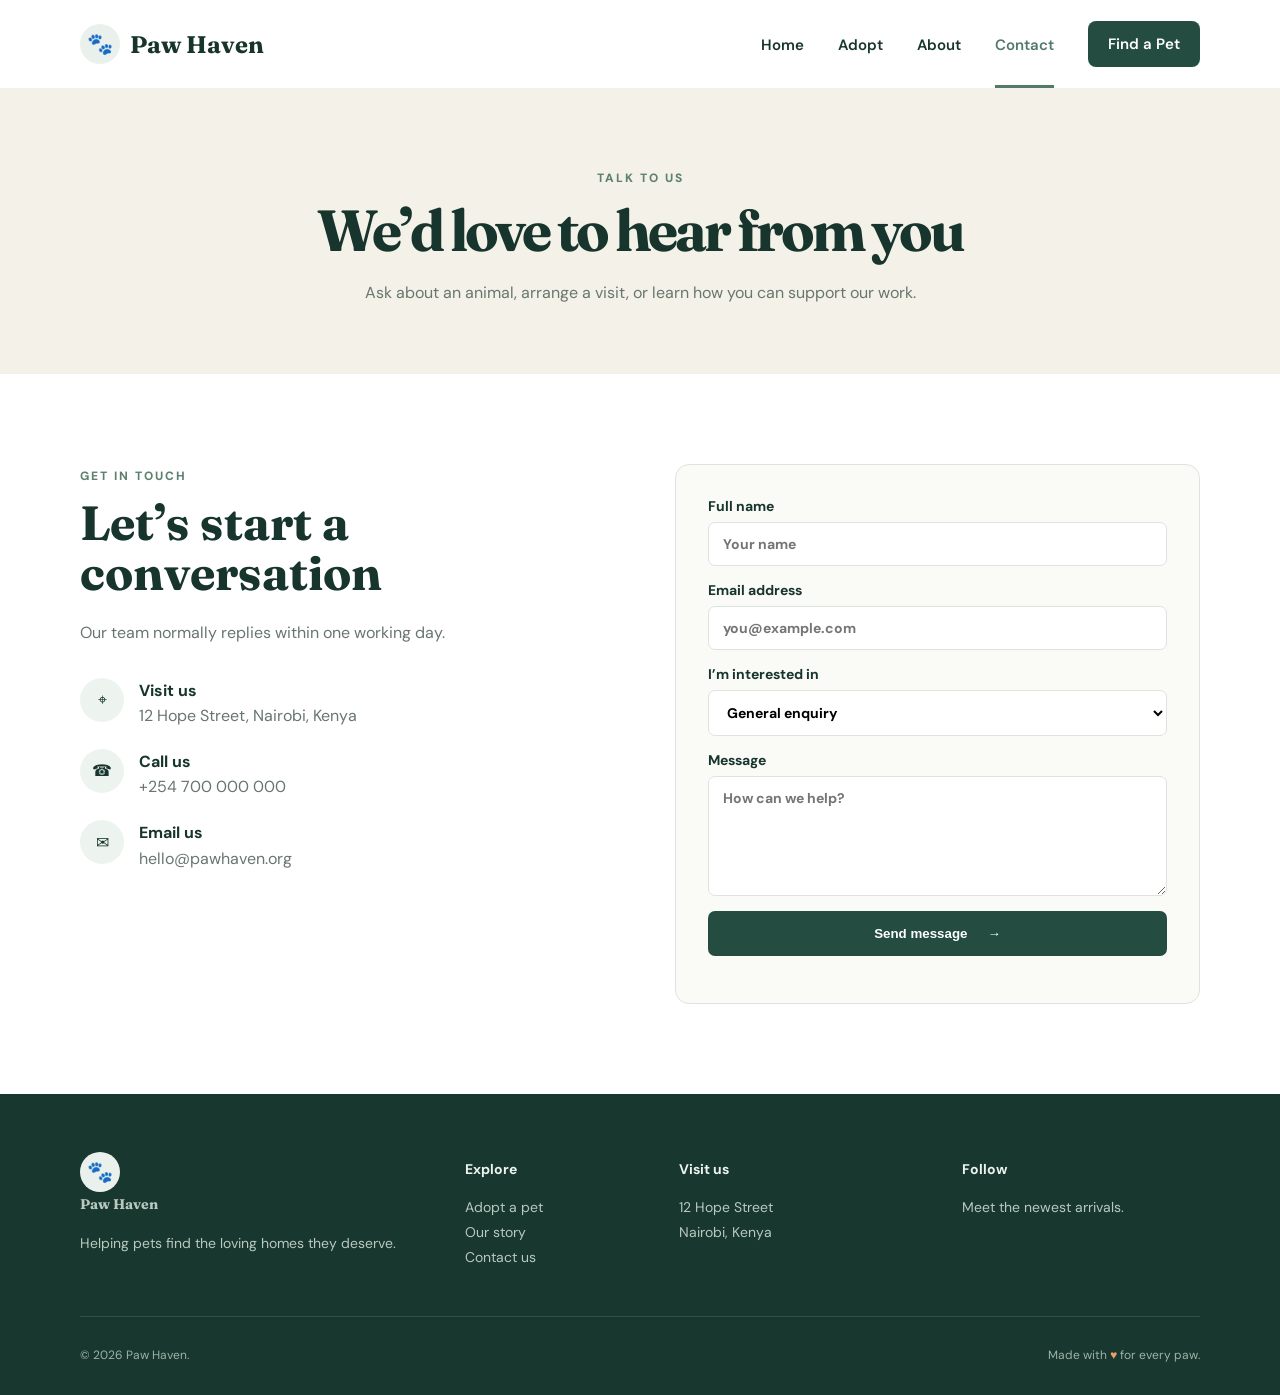
<file: contact.html>
<!DOCTYPE html>
<html lang="en">
<head>
  <meta charset="UTF-8"><meta name="viewport" content="width=device-width, initial-scale=1.0">
  <title>Contact Us | Paw Haven</title>
  <link rel="preconnect" href="https://fonts.googleapis.com"><link rel="preconnect" href="https://fonts.gstatic.com" crossorigin>
  <link href="https://fonts.googleapis.com/css2?family=DM+Sans:wght@400;500;600;700&family=Fraunces:opsz,wght@9..144,700&display=swap" rel="stylesheet">
  <link rel="stylesheet" href="css/style.css">
</head>
<body>
  <header class="site-header"><div class="container nav-wrap"><a class="brand" href="index.html"><span class="brand-mark">🐾</span><span>Paw Haven</span></a><button class="menu-toggle" type="button" aria-expanded="false" aria-controls="main-nav">☰</button><nav id="main-nav" class="main-nav"><a href="index.html">Home</a><a href="adopt.html">Adopt</a><a href="about.html">About</a><a class="active" href="contact.html">Contact</a><a class="nav-cta" href="adopt.html">Find a Pet</a></nav></div></header>
  <main>
    <section class="page-hero"><div class="container"><span class="eyebrow">Talk to us</span><h1>We’d love to hear from you</h1><p>Ask about an animal, arrange a visit, or learn how you can support our work.</p></div></section>
    <section class="section"><div class="container contact-grid">
      <div><span class="eyebrow">Get in touch</span><h2 style="font-size:48px;margin-bottom:20px">Let’s start a conversation</h2><p style="color:var(--muted);line-height:1.8;margin-bottom:30px">Our team normally replies within one working day.</p><div class="contact-details">
        <div class="contact-item"><span>⌖</span><p><strong>Visit us</strong><br>12 Hope Street, Nairobi, Kenya</p></div>
        <div class="contact-item"><span>☎</span><p><strong>Call us</strong><br><a href="tel:+254700000000">+254 700 000 000</a></p></div>
        <div class="contact-item"><span>✉</span><p><strong>Email us</strong><br><a href="mailto:hello@pawhaven.org">hello@pawhaven.org</a></p></div>
      </div></div>
      <form class="contact-form" id="contact-form">
        <label>Full name<input type="text" name="name" required placeholder="Your name"></label>
        <label>Email address<input type="email" name="email" required placeholder="you@example.com"></label>
        <label>I’m interested in<select id="pet" name="pet"><option value="">General enquiry</option><option>Buddy</option><option>Luna</option><option>Max</option><option>Coco</option><option>Milo</option><option>Daisy</option></select></label>
        <label>Message<textarea name="message" required placeholder="How can we help?"></textarea></label>
        <button class="btn btn-primary" type="submit">Send message <span>→</span></button><p class="form-status" aria-live="polite"></p>
      </form>
    </div></section>
  </main>
  <footer class="site-footer"><div class="container footer-grid"><div><a class="brand footer-brand" href="index.html"><span class="brand-mark">🐾</span><span>Paw Haven</span></a><p>Helping pets find the loving homes they deserve.</p></div><div><h3>Explore</h3><a href="adopt.html">Adopt a pet</a><a href="about.html">Our story</a><a href="contact.html">Contact us</a></div><div><h3>Visit us</h3><p>12 Hope Street<br>Nairobi, Kenya</p></div><div><h3>Follow</h3><p>Meet the newest arrivals.</p></div></div><div class="container footer-bottom"><p>© 2026 Paw Haven.</p><p>Made with <span>♥</span> for every paw.</p></div></footer>
  <script src="js/script.js"></script>
</body>
</html>
</file>
<file: css/style.css>
:root {
  --ink: #17352d;
  --green: #244c40;
  --sage: #91a798;
  --cream: #f7f3ea;
  --orange: #ef9c70;
  --white: #fff;
  --muted: #68766f;
  --line: #dde4de;
  --shadow: 0 18px 50px rgba(36, 76, 64, .10);
}
* { box-sizing: border-box; }
html { scroll-behavior: smooth; }
body { margin: 0; font-family: "DM Sans", sans-serif; color: var(--ink); background: var(--white); }
img { max-width: 100%; display: block; }
a { color: inherit; text-decoration: none; }
.container { width: min(1120px, calc(100% - 48px)); margin-inline: auto; }
.site-header { height: 88px; display: flex; align-items: center; background: rgba(255,255,255,.96); position: relative; z-index: 20; }
.nav-wrap { display: flex; align-items: center; justify-content: space-between; }
.brand { display: inline-flex; align-items: center; gap: 10px; font-family: "Fraunces", serif; font-size: 24px; font-weight: 700; }
.brand-mark { width: 40px; height: 40px; display: grid; place-items: center; border-radius: 50%; background: #eaf1ec; font-family: sans-serif; font-size: 21px; }
.main-nav { display: flex; align-items: center; gap: 34px; font-size: 15px; font-weight: 600; }
.main-nav a { padding: 34px 0 30px; border-bottom: 3px solid transparent; }
.main-nav a.active { color: #537a69; border-color: #537a69; }
.main-nav .nav-cta { padding: 13px 20px; border: 0; border-radius: 8px; color: white; background: var(--green); }
.menu-toggle { display: none; border: 0; background: none; font-size: 24px; color: var(--ink); }
.hero { min-height: 590px; background: linear-gradient(135deg, #f4f0e5 0%, #edf1e8 100%); overflow: hidden; }
.hero-grid { min-height: 590px; display: grid; grid-template-columns: 48% 52%; align-items: center; }
.hero-copy { padding: 60px 0 70px; position: relative; z-index: 3; }
.eyebrow { display: inline-block; margin-bottom: 14px; color: #5d806f; font-size: 12px; font-weight: 800; letter-spacing: 2px; text-transform: uppercase; }
h1, h2 { margin: 0; font-family: "Fraunces", serif; line-height: 1.05; }
h1 { max-width: 560px; font-size: clamp(52px, 6vw, 78px); letter-spacing: -3px; }
h1 em { display: block; color: #6e927f; font-style: italic; }
.hero-copy > p { max-width: 510px; margin: 24px 0 30px; color: var(--muted); font-size: 18px; line-height: 1.7; }
.hero-actions { display: flex; align-items: center; gap: 28px; }
.btn { display: inline-flex; align-items: center; justify-content: center; gap: 20px; border: 0; border-radius: 7px; padding: 15px 22px; font-weight: 700; cursor: pointer; transition: .2s ease; }
.btn-primary { background: var(--green); color: white; }
.btn-primary:hover { background: #17352d; transform: translateY(-2px); }
.text-link { font-weight: 700; border-bottom: 1px solid #9dafA3; padding: 7px 0 5px; }
.trust-row { display: flex; align-items: center; gap: 13px; margin-top: 38px; }
.avatars { display: flex; }
.avatars img { width: 38px; height: 38px; border: 3px solid #f4f0e5; border-radius: 50%; object-fit: cover; margin-left: -8px; }
.avatars img:first-child { margin-left: 0; }
.trust-row p { margin: 0; color: var(--muted); font-size: 13px; line-height: 1.25; }
.trust-row strong { color: var(--ink); font-size: 16px; }
.hero-visual { height: 590px; position: relative; align-self: end; }
.hero-shape { position: absolute; width: 520px; height: 520px; right: -15px; bottom: -70px; border-radius: 50% 50% 8% 50%; background: #cbd8cd; transform: rotate(-5deg); }
.hero-dog { position: absolute; width: 480px; height: 530px; right: 18px; bottom: 0; border-radius: 48% 48% 0 0; object-fit: cover; object-position: 52% center; filter: saturate(.88); }
.floating-card { position: absolute; z-index: 4; display: flex; align-items: center; gap: 10px; min-width: 180px; padding: 12px 14px; background: rgba(255,255,255,.94); border-radius: 10px; box-shadow: var(--shadow); }
.floating-card p { margin: 0; font-size: 13px; line-height: 1.35; }
.floating-card small { color: var(--muted); }
.float-icon { width: 38px; height: 38px; display: grid; place-items: center; border-radius: 50%; background: #edf3ef; color: #5e8b73; font-size: 18px; }
.float-icon.orange { background: #fdf0e7; color: #d9855a; }
.card-left { left: 5px; bottom: 82px; }
.card-right { right: -30px; top: 142px; }
.section { padding: 90px 0; }
.section-heading h2 { font-size: clamp(38px, 5vw, 52px); }
.centered { text-align: center; }
.intro { background: white; }
.category-grid { display: grid; grid-template-columns: repeat(3, 1fr); gap: 22px; margin-top: 42px; }
.category-card { height: 260px; position: relative; overflow: hidden; border-radius: 14px; background: #ddd; }
.category-card::after { content: ""; position: absolute; inset: 0; background: linear-gradient(transparent 45%, rgba(15,40,32,.78)); }
.category-card img { width: 100%; height: 100%; object-fit: cover; transition: transform .45s ease; }
.category-card:hover img { transform: scale(1.04); }
.category-card > span { position: absolute; z-index: 2; left: 24px; bottom: 22px; display: flex; flex-direction: column; color: white; }
.category-card strong { font-family: "Fraunces", serif; font-size: 27px; }
.category-card small { margin-top: 3px; opacity: .85; }
.featured { background: #faf9f5; }
.row-heading { display: flex; align-items: end; justify-content: space-between; margin-bottom: 38px; }
.pet-grid { display: grid; grid-template-columns: repeat(4, 1fr); gap: 18px; }
.pet-card { overflow: hidden; border: 1px solid #edf0ec; border-radius: 12px; background: white; transition: .25s ease; }
.pet-card:hover { transform: translateY(-5px); box-shadow: var(--shadow); }
.pet-photo { height: 220px; width: 100%; object-fit: cover; }
.pet-info { padding: 17px; }
.pet-info h3 { margin: 0 0 7px; font-family: "Fraunces", serif; font-size: 22px; }
.pet-meta { display: flex; gap: 8px; color: var(--muted); font-size: 13px; }
.pet-meta span + span::before { content: "•"; margin-right: 8px; }
.cta-section { padding: 70px 0; background: white; }
.cta-card { display: flex; align-items: center; justify-content: space-between; min-height: 230px; padding: 48px 58px; border-radius: 18px; color: white; background: var(--green); }
.cta-card h2 { font-size: 42px; }
.cta-card p { color: #dce7df; }
.cta-card .eyebrow { color: #b7ccbf; }
.btn-light { background: white; color: var(--ink); }
.site-footer { padding: 58px 0 20px; background: #18372e; color: #edf4ef; }
.footer-grid { display: grid; grid-template-columns: 2fr 1fr 1.4fr 1.4fr; gap: 45px; }
.footer-brand { color: white; }
.footer-grid h3 { margin: 8px 0 17px; font-size: 14px; }
.footer-grid p, .footer-grid a { color: #b9c9c0; font-size: 14px; line-height: 1.8; }
.footer-grid > div > a { display: block; }
.footer-bottom { display: flex; justify-content: space-between; margin-top: 45px; padding-top: 18px; border-top: 1px solid rgba(255,255,255,.12); color: #9fb2a7; font-size: 12px; }
.footer-bottom span { color: var(--orange); }

.page-hero { padding: 78px 0 68px; text-align: center; background: #f3f1e8; }
.page-hero h1 { max-width: none; font-size: 58px; }
.page-hero p { max-width: 600px; margin: 18px auto 0; color: var(--muted); line-height: 1.7; }
.adopt-controls { display: flex; align-items: center; justify-content: space-between; margin-bottom: 32px; }
.filter-pills { display: flex; gap: 8px; }
.filter-pill { padding: 10px 16px; border: 1px solid var(--line); border-radius: 30px; background: white; cursor: pointer; font-weight: 700; }
.filter-pill.active { border-color: var(--green); background: var(--green); color: white; }
.adopt-grid { grid-template-columns: repeat(3, 1fr); }
.adopt-grid .pet-photo { height: 280px; }
.adopt-grid .pet-info { display: grid; }
.adopt-grid .adopt-btn { margin-top: 15px; padding: 11px; border: 1px solid var(--green); border-radius: 6px; text-align: center; font-weight: 700; }
.story-grid { display: grid; grid-template-columns: 1fr 1fr; gap: 70px; align-items: center; }
.story-grid img { height: 480px; width: 100%; border-radius: 16px; object-fit: cover; }
.story-copy h2 { font-size: 48px; margin-bottom: 20px; }
.story-copy p { color: var(--muted); line-height: 1.8; }
.values-grid { display: grid; grid-template-columns: repeat(3, 1fr); gap: 20px; margin-top: 38px; }
.value-card { padding: 30px; border: 1px solid var(--line); border-radius: 12px; }
.value-card span { font-size: 28px; }
.value-card h3 { margin: 15px 0 8px; }
.value-card p { color: var(--muted); line-height: 1.7; }
.contact-grid { display: grid; grid-template-columns: 1fr 1fr; gap: 70px; }
.contact-details { display: grid; gap: 20px; }
.contact-item { display: flex; gap: 15px; }
.contact-item span { width: 44px; height: 44px; display: grid; place-items: center; border-radius: 50%; background: #edf3ef; }
.contact-item p { margin: 0; color: var(--muted); line-height: 1.6; }
.contact-item strong { color: var(--ink); }
.contact-form { display: grid; gap: 15px; padding: 32px; border: 1px solid var(--line); border-radius: 14px; background: #fafaf7; }
.contact-form label { display: grid; gap: 7px; font-size: 14px; font-weight: 700; }
.contact-form input, .contact-form textarea, .contact-form select { width: 100%; border: 1px solid var(--line); border-radius: 7px; padding: 12px 14px; font: inherit; background: white; }
.contact-form textarea { min-height: 120px; resize: vertical; }
.form-status { margin: 0; color: #4d735f; }

@media (max-width: 900px) {
  .container { width: min(100% - 36px, 1120px); }
  .menu-toggle { display: block; }
  .main-nav { display: none; position: absolute; left: 18px; right: 18px; top: 76px; flex-direction: column; align-items: stretch; gap: 0; padding: 12px; border-radius: 12px; background: white; box-shadow: var(--shadow); }
  .main-nav.open { display: flex; }
  .main-nav a { padding: 13px; border: 0; }
  .hero-grid { grid-template-columns: 55% 45%; }
  .hero-shape { width: 380px; height: 380px; right: -70px; }
  .hero-dog { width: 380px; height: 500px; right: -50px; }
  .card-right { right: -10px; }
  .pet-grid { grid-template-columns: repeat(2, 1fr); }
  .footer-grid { grid-template-columns: 2fr 1fr 1fr; }
  .footer-grid > div:last-child { display: none; }
}
@media (max-width: 680px) {
  .container { width: calc(100% - 32px); }
  .site-header { height: 72px; }
  .hero { min-height: auto; }
  .hero-grid { display: block; min-height: auto; }
  .hero-copy { padding: 55px 0 30px; }
  h1 { font-size: 49px; letter-spacing: -2px; }
  .hero-copy > p { font-size: 16px; }
  .hero-visual { height: 420px; }
  .hero-shape { width: 330px; height: 330px; right: -20px; bottom: -40px; }
  .hero-dog { width: 320px; height: 390px; right: 0; }
  .floating-card { min-width: 160px; }
  .card-left { left: 0; bottom: 40px; }
  .card-right { display: none; }
  .section { padding: 65px 0; }
  .category-grid, .adopt-grid, .story-grid, .values-grid, .contact-grid { grid-template-columns: 1fr; }
  .category-card { height: 220px; }
  .row-heading { align-items: start; }
  .pet-grid { grid-template-columns: 1fr 1fr; }
  .pet-photo { height: 190px; }
  .cta-card { align-items: flex-start; flex-direction: column; gap: 25px; padding: 38px 28px; }
  .cta-card h2 { font-size: 35px; }
  .footer-grid { grid-template-columns: 1fr 1fr; }
  .footer-grid > div:first-child { grid-column: 1 / -1; }
  .footer-bottom { gap: 20px; }
  .adopt-controls { align-items: flex-start; flex-direction: column; gap: 18px; }
  .filter-pills { flex-wrap: wrap; }
  .story-grid { gap: 35px; }
  .story-grid img { height: 360px; }
  .page-hero h1 { font-size: 46px; }
}
</file>
